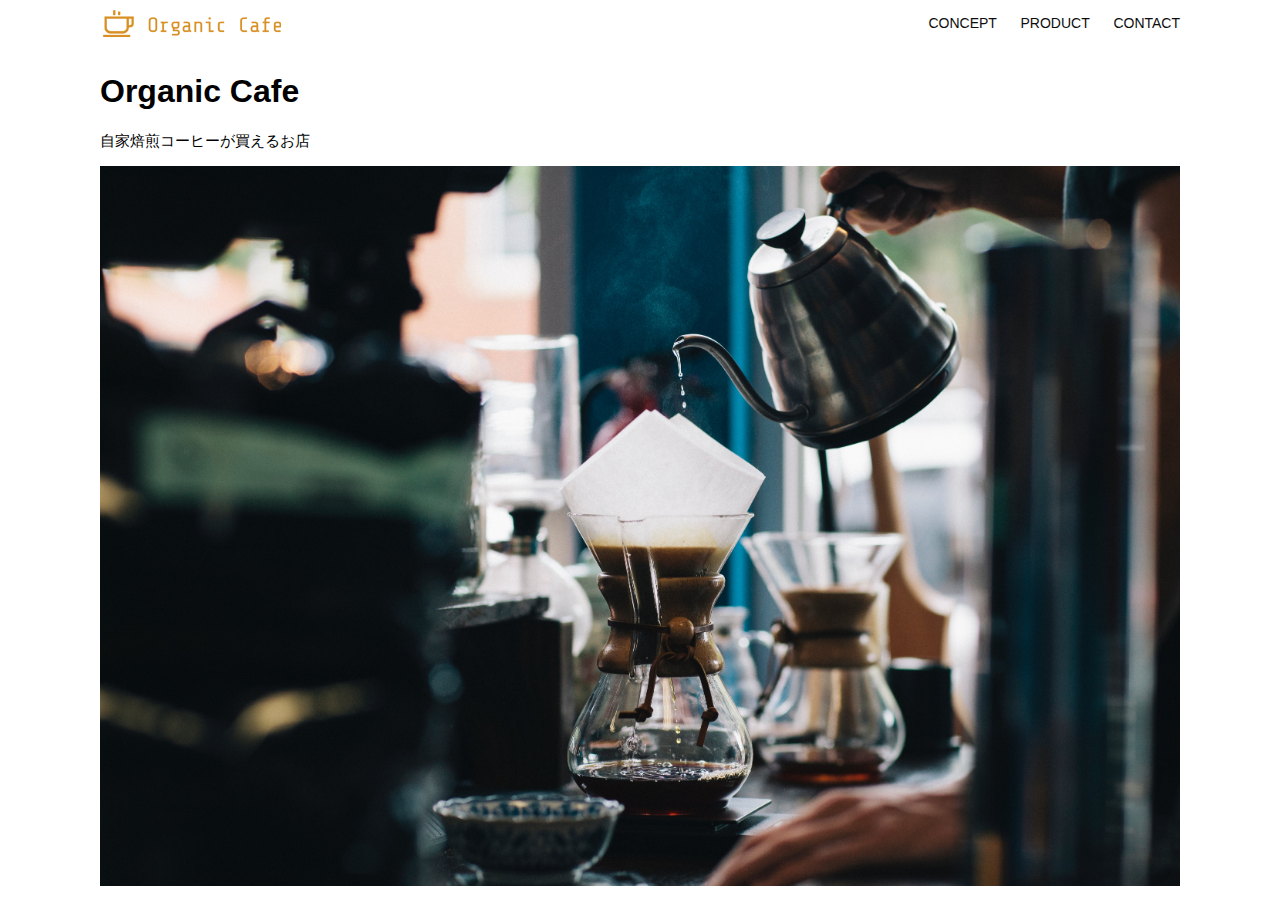
<file: html-css-kadai_013/index.html>
<!DOCTYPE html>
<html>
  <head>
    <title>Organic Cafe</title>
    <meta charset="UTF-8" />
    <meta name="description" content="自家焙煎のコーヒーがお家で楽しめるOrganic Cafe"/>
    <meta name="viewport" content="width=device-width, initial-scale=1.0" />
    <link rel="stylesheet" href="style.css" />
  </head>
  <body>
    <!-- ヘッダー -->
    <header>
      <!-- ロゴ -->
      <a href="index.html" id="logo"><img src="images/logo.png" alt="トップページに戻る"/></a>

      <!-- PC用ナビゲーション -->
      <nav id="nav-pc">
        <a href="index.html#concept">CONCEPT</a>
        <a href="index.html#product">PRODUCT</a>
        <a href="index.html#contact">CONTACT</a>
      </nav>

      <!-- SP用ナビゲーション -->
      <img id="menu-sp" src="images/button-menu.png" alt="ナビゲーションを開く" onclick="document.getElementById('nav-sp').style.display = 'block';">
      <nav id="nav-sp">
        <img id="close" src="images/button-close.png" alt="ナビゲーションを閉じる" onclick="document.getElementById('nav-sp').style.display = 'none';">
        <a id="logo-sp" href="index.html" onclick="document.getElementById('nav-sp').style.display = 'none';"><img src="images/logo-sp.png" alt="トップページに戻る"></a>
        <a class="menu" href="index.html#consept" onclick="document.getElementById('nav-sp').style.display = 'none';">CONSEPT</a>
        <a class="menu" href="index.html#product" onclick="document.getElementById('nav-sp').style.display = 'none';">PRODUCT</a>
        <a class="menu" href="index.html#contact" onclick="document.getElementById('nav-sp').style.display = 'none';">CONTACT</a>
      </nav> 
    </header>

    <main>
      <article>
        <!-- メインビジュアル -->
        <section id="main-visual">
          <div id="main-message">
            <h1>Organic Cafe</h1>
            <p>自家焙煎コーヒーが買えるお店</p>
          </div>
          <img src="images/main-image.jpg" alt="コーヒーをハンドドリップで淹れる画像"/>
        </section>
      </article>
    </main>
  </body>
</html>
</file>
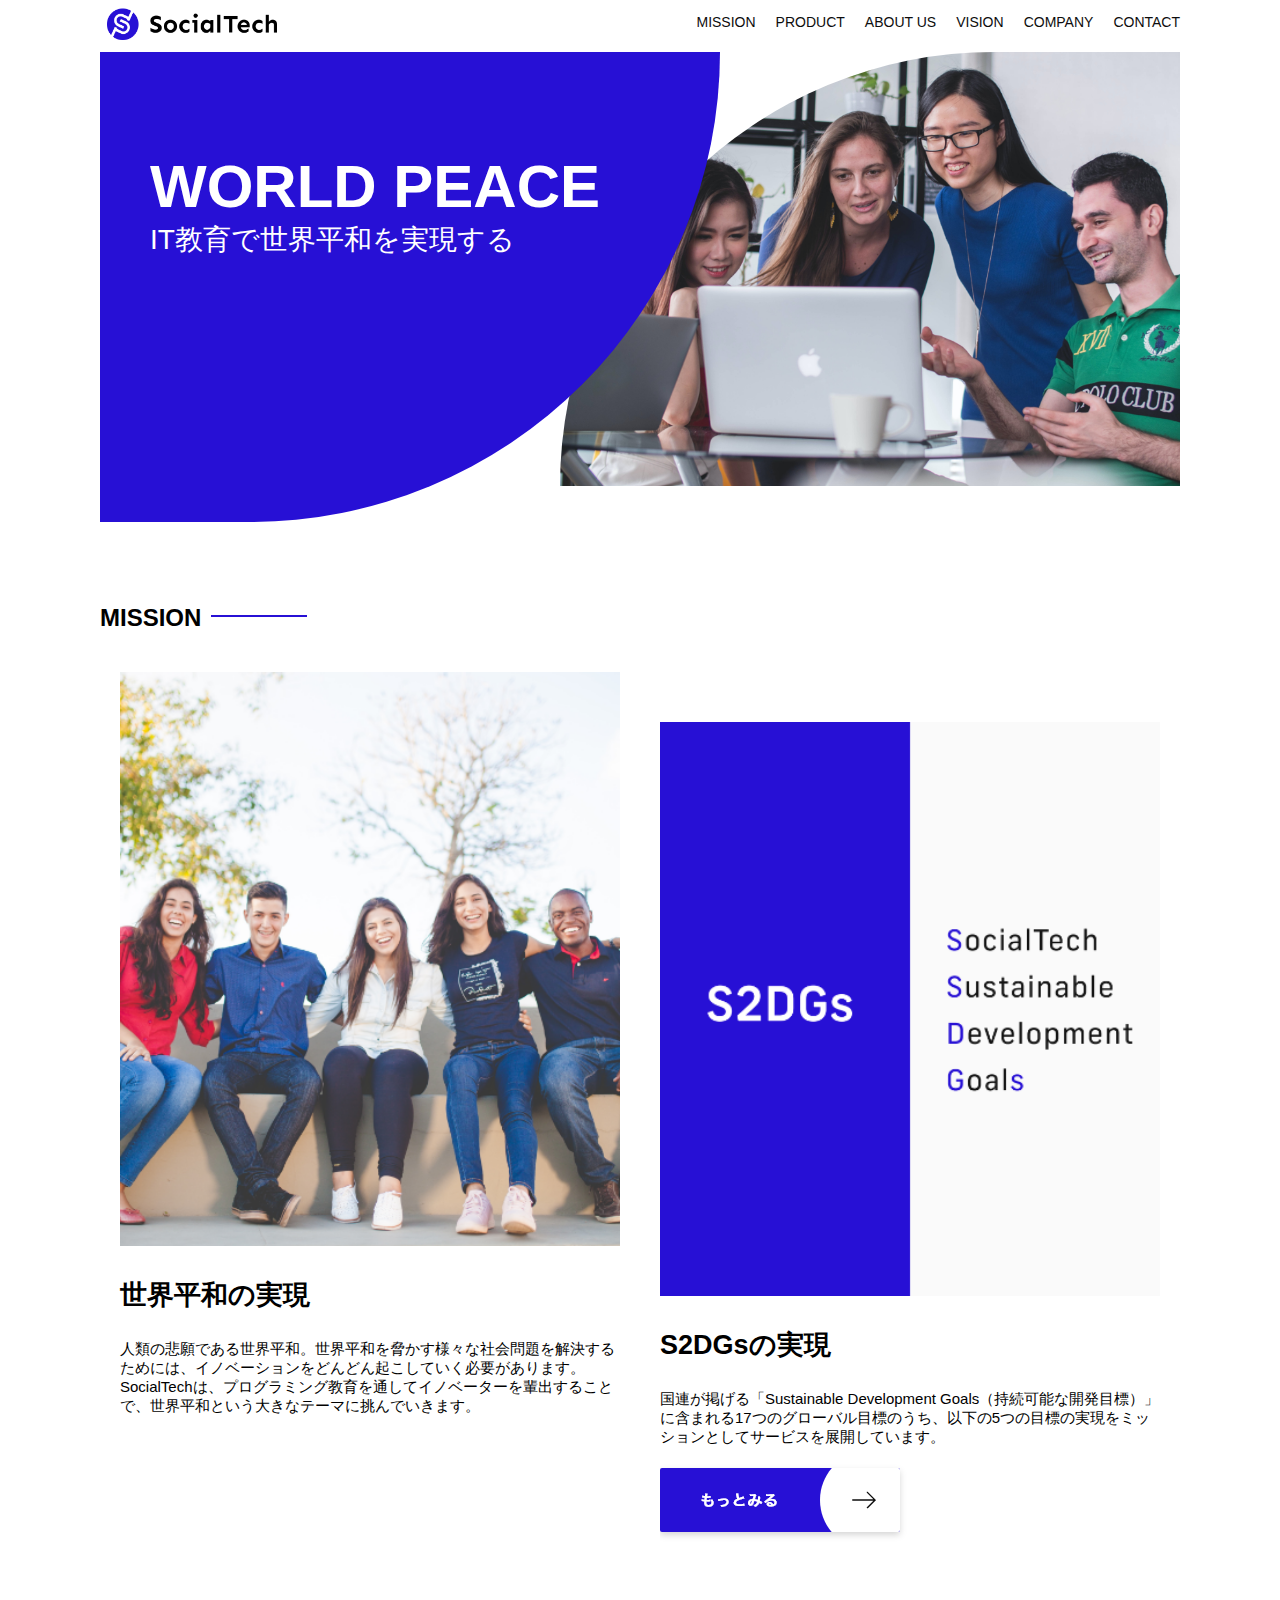
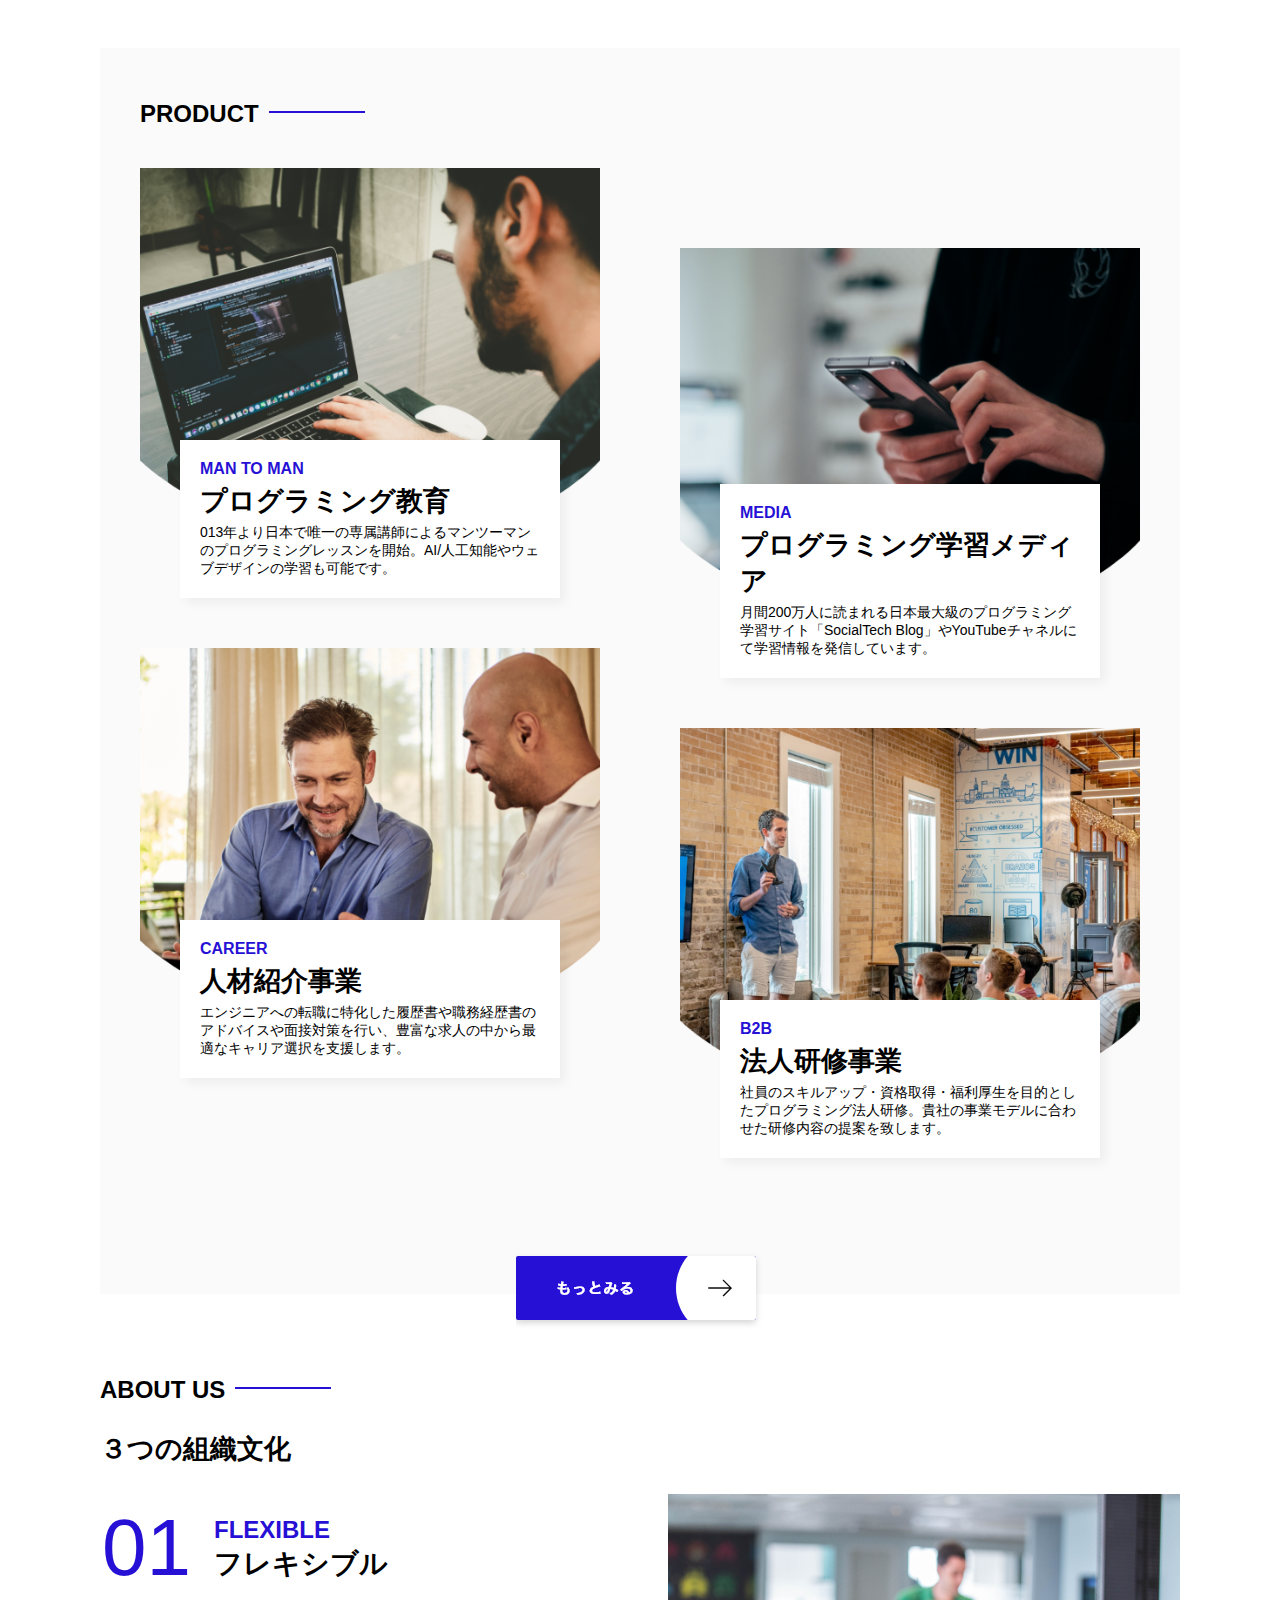
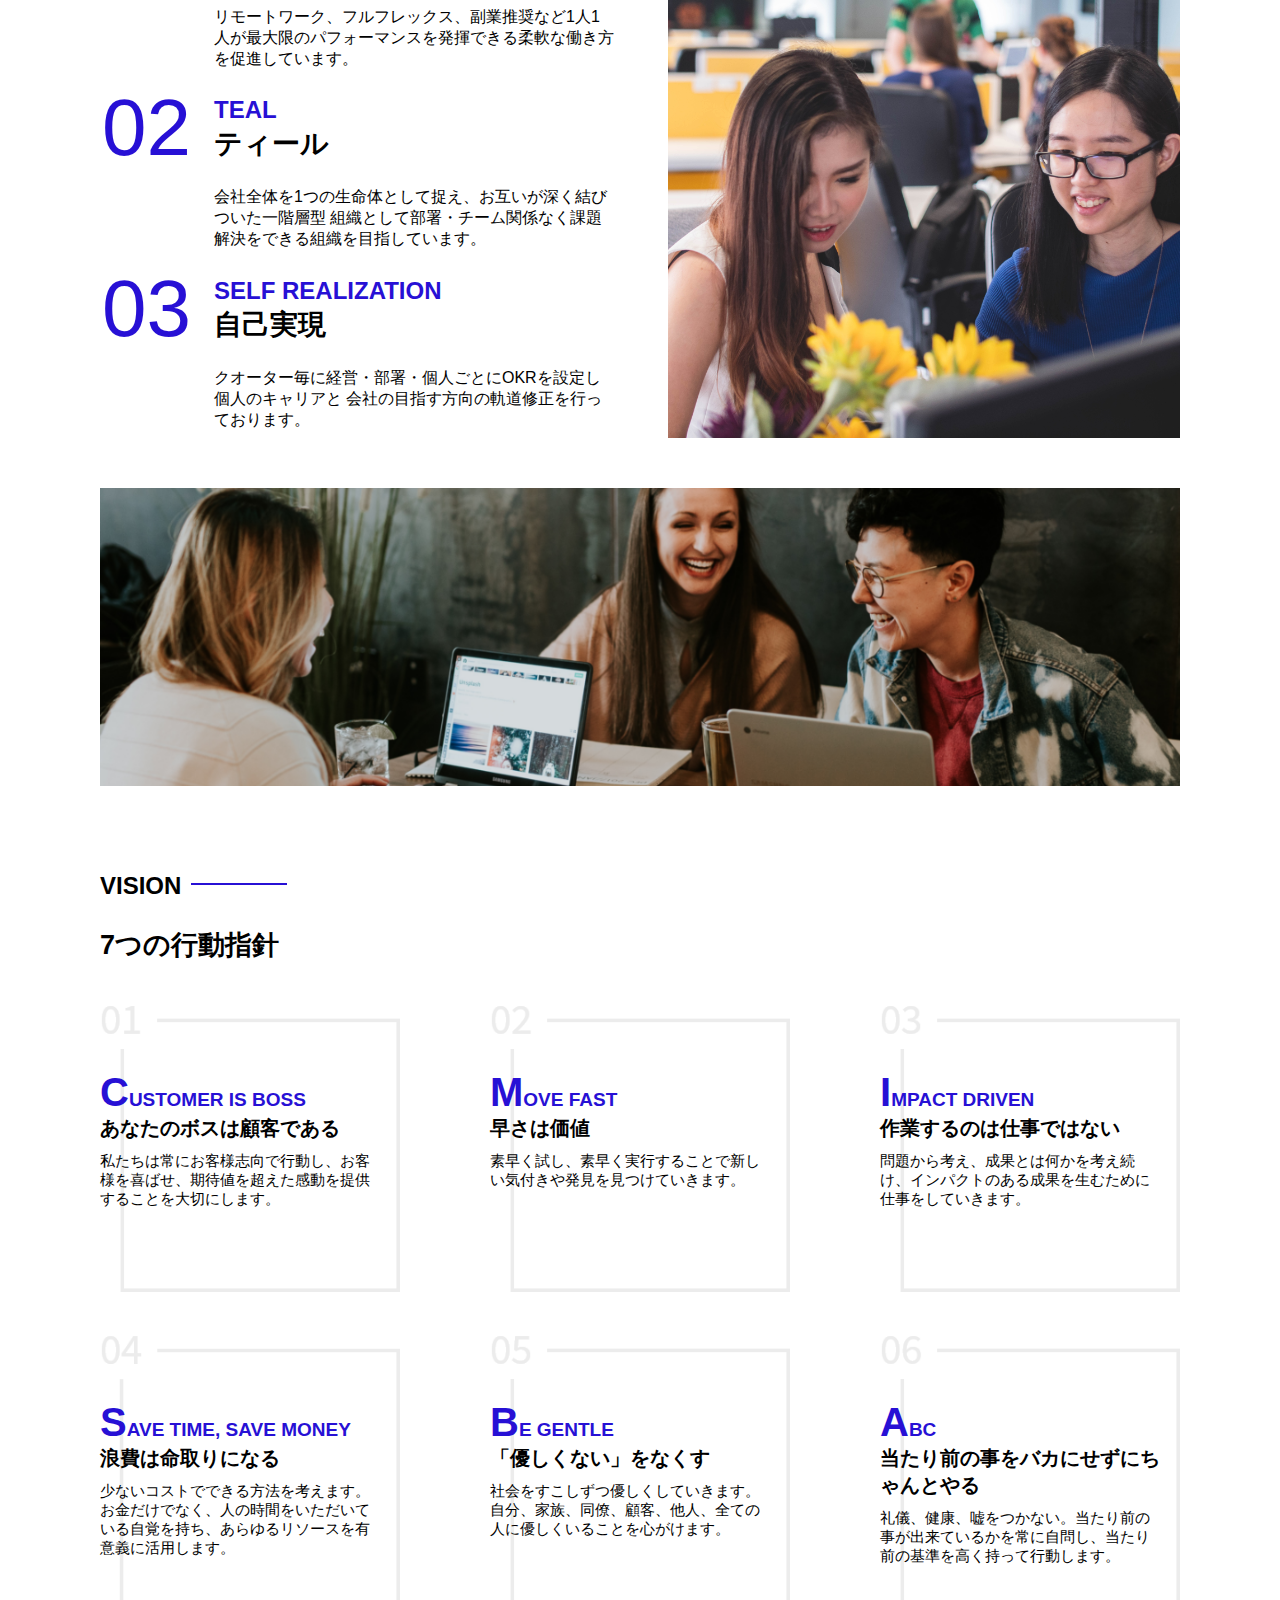
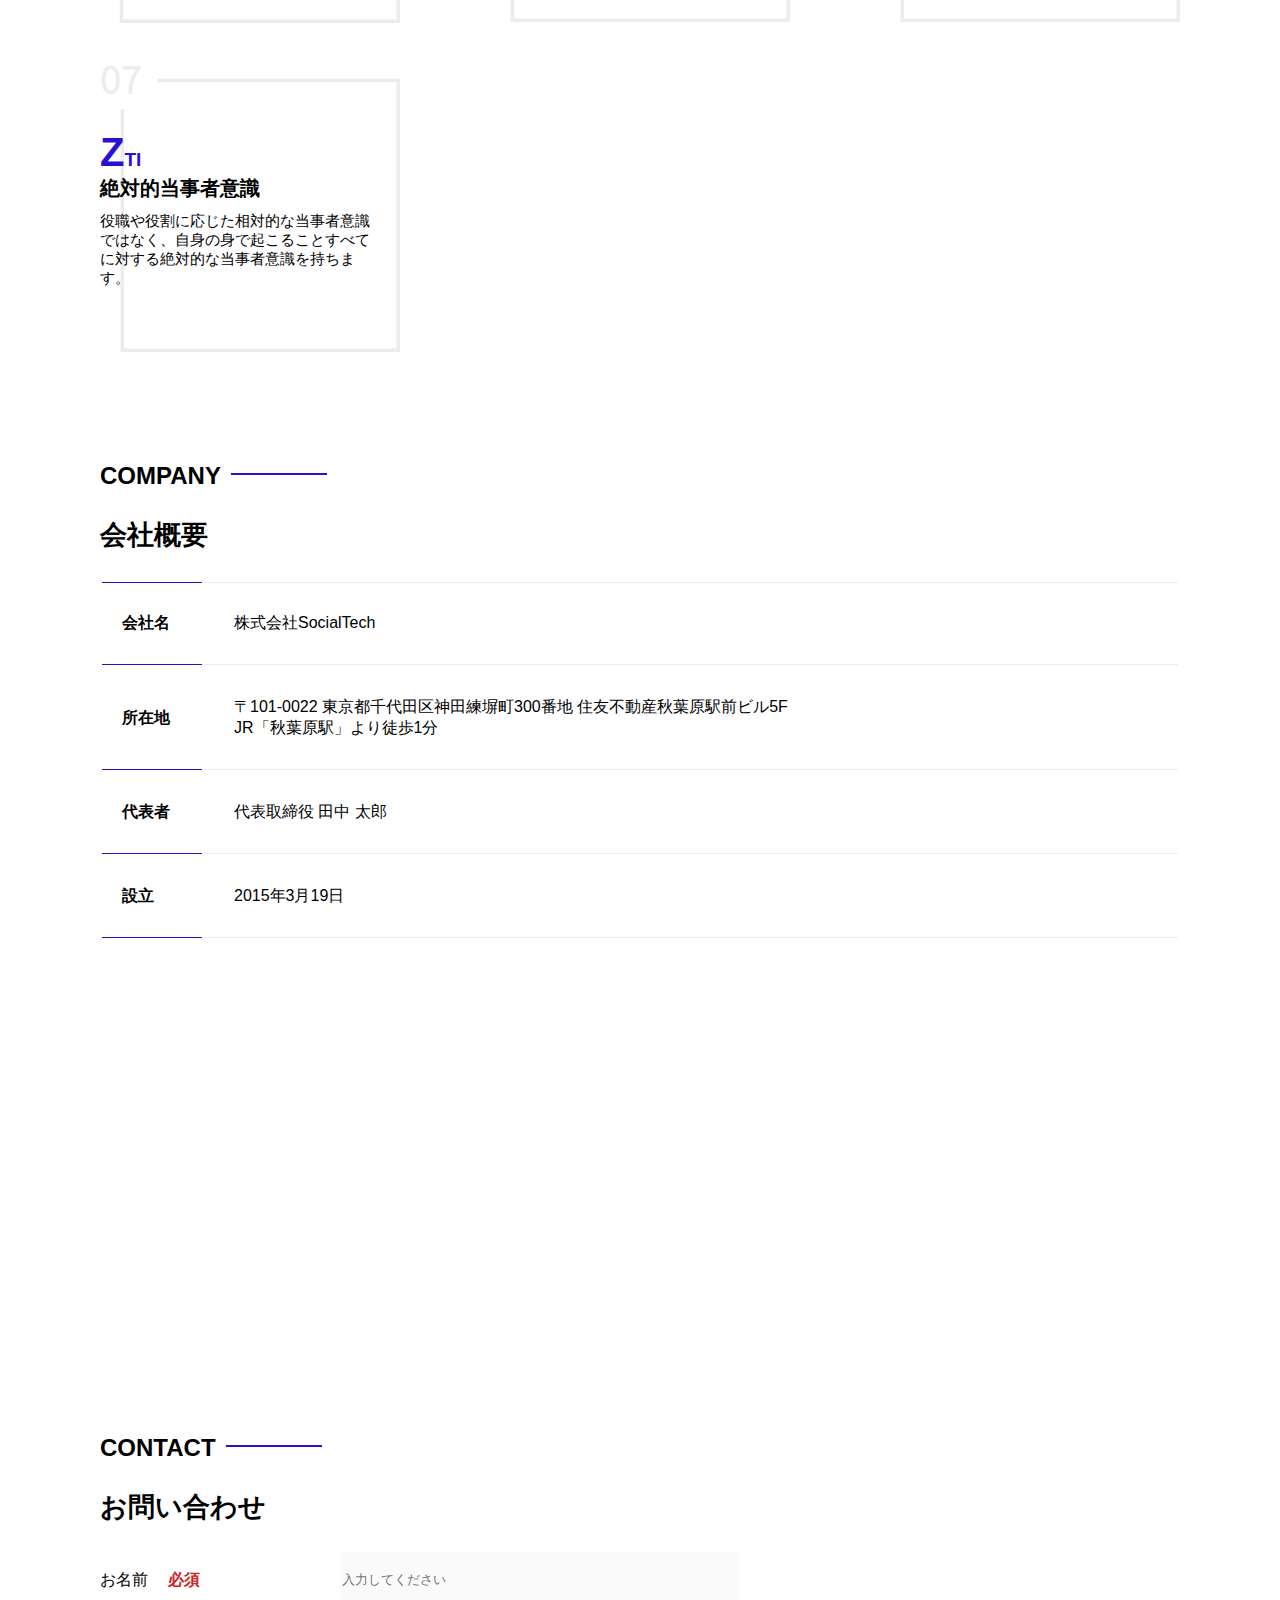
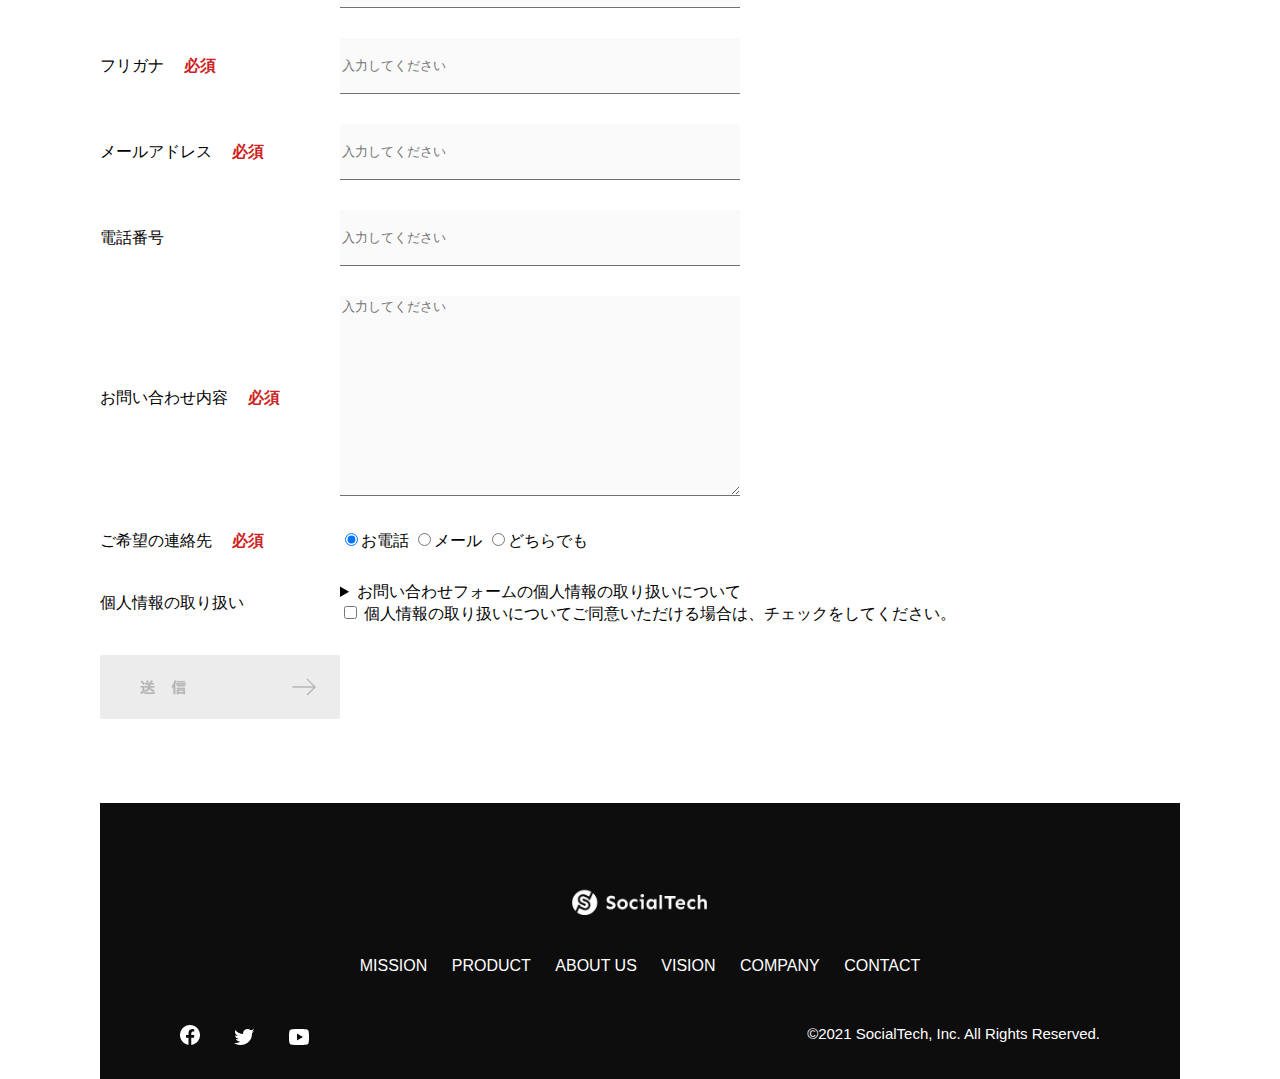
<file: kadai_tutorial_output/index.html>
<!DOCTYPE html>
<html>
  <head>
    <title>SocialTech</title>
    <meta charset="UTF-8">
    <meta name="description" content="SocialTechはEdTech業界のリーディングカンパニーを目指します。">
    <meta name="viewport" content="width=device-width, initial-scale=1.0">
    <link rel="stylesheet" href="style.css">
  </head>
  <body>
    <!-- ヘッダー -->
     <header>
      <a href="index.html" id="logo">
        <img src="images/logo.png" alt="トップページに戻る">
      </a>
      <!-- PC用ナビゲーション -->
      <nav id="nav-pc">
        <ul>
          <li><a href="mission.html">MISSION</a></li>
          <li><a href="product.html">PRODUCT</a></li>
          <li><a href="index.html#aboutus">ABOUT US</a></li>
          <li><a href="index.html#vision">VISION</a></li>
          <li><a href="index.html#company">COMPANY</a></li>
          <li><a href="index.html#contact">CONTACT</a></li>
        </ul>
      </nav>
      <!-- スマホ用メニューボタン -->
       <button id="menu-sp" onclick="document.getElementById('nav-sp').style.display = 'block'">
        <img src="images/button-menu.png" alt="ナビゲーションを開く"></button>
      
        <div id="nav-sp">
          <button id="close" onclick="document.getElementById('nav-sp').style.display = 'none'">
            <img src="images/button-close.png" alt="ナビゲーションを閉じる">
            </button>
            
            <nav>
            <ul>
            <li>
              <a id="logo-sp" href="index.html" onclick="document.getElementById('nav-sp').style.display = 'none'"><img src="images/logo-sp.png">
            </li>
            <li><a class="menu" href="mission.html" onclick="document.getElementById('nav-sp').style.display = 'none'">MISSION</a></li>
            <li><a class="menu" href="product.html" onclick="document.getElementById('nav-sp').style.display = 'none'">PRODUCT</a></li>
            <li><a class="menu" href="index.html#aboutus" onclick="document.getElementById('nav-sp').style.display = 'none'">ABOUT US</a></li>
            <li><a class="menu" href="index.html#vision" onclick="document.getElementById('nav-sp').style.display = 'none'">VISION</a></li>
            <li><a class="menu" href="index.html#company" onclick="document.getElementById('nav-sp').style.display = 'none'">COMPANY</a></li>
            <li><a class="menu" href="index.html#contact" onclick="document.getElementById('nav-sp').style.display = 'none'">CONTACT</a></li>
            </ul>
            </nav>
            <div id="sns">
            <a href="https://www.facebook.com/sejuku2013">
            <img src="images/button-facebook.png" alt="Facebookのリンク">
            </a>
            <a href="https://twitter.com/samuraijuku">
            <img src="images/button-twitter.png" alt="Twitterのリンク">
            </a>
            <a href="https://www.youtube.com/channel/UCCFOQO5aDK0xXam4cUQXT8g">
            <img src="images/button-youtube.png" alt="YouTubeのリンク">
            </a>
            </div>
            
        </div>
      
      </header>
     <main>
      <article>
        <!-- メインビジュアル -->
         <section id="main-visual">
          <div id="main-message">
            <h1>WORLD PEACE</h1>
            <p>IT教育で世界平和を実現する</p>
          </div>
          <img src="images/index/index-main.png" alt="PCの周りに集まる多国籍の仲間たち">
         </section>

         <!-- ミッション -->
          <section id="mission">
            <h2 class="index-h2">MISSION</h2>
            <div id="mission-flex">
              <div>
                <img id="mission-photo" src="images/index/index-mission.png" alt="屋外のベンチで写真を撮影する多国籍の仲間たち">
                <h3>世界平和の実現</h3>
                <p>
                  人類の悲願である世界平和。世界平和を脅かす様々な社会問題を解決するためには、イノベーションをどんどん起こしていく必要があります。SocialTechは、プログラミング教育を通してイノベーターを輩出することで、世界平和という大きなテーマに挑んでいきます。
                </p>
              </div>
              <div>
                <img id="s2dgs" src="images/index/s2dgs.png" alt="S2DGs">
                <h3>S2DGsの実現</h3>
                <p>
                  国連が掲げる「Sustainable Development Goals（持続可能な開発目標）」に含まれる17つのグローバル目標のうち、以下の5つの目標の実現をミッションとしてサービスを展開しています。
                </p>
                <a href="mission.html">
                  <img src="images/button-more.png" alt="もっとみる">
                </a>
              </div>
            </div>
          </section>
          
         <section id="product">
          <h2 class="index-h2">PRODUCT</h2>
          <div class="product-flex">
            <div id="product-left">
              <div>
                <img class="product-photo" src="images/index/index-mantoman.png" alt="PCでコードを書く男性">
                <div class="product-explain">
                  <span>MAN TO MAN</span>
                  <h3>プログラミング教育</h3>
                  <p>013年より日本で唯一の専属講師によるマンツーマンのプログラミングレッスンを開始。AI/人工知能やウェブデザインの学習も可能です。</p>
                </div>
              </div>
              <div>
                <img class="product-photo" src="images/index/index-career.png" alt="笑顔で話し合う2人の男性">
                <div class="product-explain">
                  <span>CAREER</span>
                  <h3>人材紹介事業</h3>
                  <p>エンジニアへの転職に特化した履歴書や職務経歴書のアドバイスや面接対策を行い、豊富な求人の中から最適なキャリア選択を支援します。</p>
                </div>
              </div>
            </div>
            <div id="product-right">
             <div>
              <img class="product-photo" src="images/index/index-media.png" alt="スマートフォンを操作する人">
              <div class="product-explain">
                <span>MEDIA</span>
                <h3>プログラミング学習メディア</h3>
                <p>月間200万人に読まれる日本最大級のプログラミング学習サイト「SocialTech Blog」やYouTubeチャネルにて学習情報を発信しています。</p>
              </div>
             </div>
            <div>
              <img class="product-photo" src="images/index/index-b2b.png" alt="講演中の男性とそれを聴く人々">
              <div class="product-explain">
                <span>B2B</span>
                <h3>法人研修事業</h3>
                <p>社員のスキルアップ・資格取得・福利厚生を目的としたプログラミング法人研修。貴社の事業モデルに合わせた研修内容の提案を致します。</p>
              </div>
            </div>
          </div>
        </div>
        <div id="product-more">
          <a href="product.html"><img src="images/button-more.png" alt="もっとみる"></a>
        </div>
         </section>

         <section id="aboutus">
          <h2 class="index-h2">ABOUT US</h2>
          <h3>３つの組織文化</h3>
          <div>
            <table class="culture-table">
              <tr>
                <td class="culture-num">01</td>
                <th><span class="culture-en">FLEXIBLE</span><br>フレキシブル</th>
              </tr>
              <tr>
                <td></td>
                <td class="culture-description">リモートワーク、フルフレックス、副業推奨など1人1人が最大限のパフォーマンスを発揮できる柔軟な働き方を促進しています。</td>
              </tr>
              <tr>
                <td class="culture-num">02</td>
                <th><span class="culture-en">TEAL</span><br>ティール</th>
              </tr>
              <tr>
                <td></td>
                <td class="culture-description">会社全体を1つの生命体として捉え、お互いが深く結びついた一階層型 組織として部署・チーム関係なく課題解決をできる組織を目指しています。</td>
              </tr>
              <td class="culture-num">03</td>
              <th><span class="culture-en">SELF REALIZATION</span><br>自己実現</th>
            </tr>
            <tr>
              <td></td>
              <td class="culture-description">クオーター毎に経営・部署・個人ごとにOKRを設定し個人のキャリアと 会社の目指す方向の軌道修正を行っております。</td>
            </tr>
            </table>
            <img class="culture-img" src="images/index/index-aboutus1.png" alt="">
          </div>
          <img class="culture-img2" src="images/index/index-aboutus2.png" alt="">
        </section>
        <section id="vision">
          <h2 class="index-h2">VISION</h2>
          <h3>7つの行動指針</h3>
          <div>
            <div class="vision-box">
              <img src="images/index/vision-01.png" alt="01">
              <div>
                <h4>CUSTOMER IS BOSS</h4>
                <h5>あなたのボスは顧客である</h5>
                <p>私たちは常にお客様志向で行動し、お客様を喜ばせ、期待値を超えた感動を提供することを大切にします。</p>
              </div>
            </div>
            <div class="vision-box">
              <img src="images/index/vision-02.png" alt="02">
              <div>
                <h4>MOVE FAST</h4>
                <h5>早さは価値</h5>
                <p>素早く試し、素早く実行することで新しい気付きや発見を見つけていきます。</p>
              </div>
            </div>
            <div class="vision-box">
              <img src="images/index/vision-03.png" alt="03">
              <div>
                <h4>IMPACT DRIVEN</h4>
                <h5>作業するのは仕事ではない</h5>
                <p>問題から考え、成果とは何かを考え続け、インパクトのある成果を生むために仕事をしていきます。</p>
              </div>
            </div>
            <div class="vision-box">
              <img src="images/index/vision-04.png" alt="04">
              <div>
                <h4>SAVE TIME, SAVE MONEY</h4>
                <h5>浪費は命取りになる</h5>
                <p>少ないコストでできる方法を考えます。お金だけでなく、人の時間をいただいている自覚を持ち、あらゆるリソースを有意義に活用します。</p>
              </div>
            </div>
            <div class="vision-box">
              <img src="images/index/vision-05.png" alt="05">
              <div>
                <h4>BE GENTLE</h4>
                <h5>「優しくない」をなくす</h5>
                <p>社会をすこしずつ優しくしていきます。自分、家族、同僚、顧客、他人、全ての人に優しくいることを心がけます。</p>
              </div>
            </div>
            <div class="vision-box">
              <img src="images/index/vision-06.png" alt="06">
              <div>
                <h4>ABC</h4>
                <h5>当たり前の事をバカにせずにちゃんとやる</h5>
                <p>礼儀、健康、嘘をつかない。当たり前の事が出来ているかを常に自問し、当たり前の基準を高く持って行動します。</p>
              </div>
            </div>
            <div class="vision-box">
              <img src="images/index/vision-07.png" alt="07">
              <div>
                <h4>ZTI</h4>
                <h5>絶対的当事者意識</h5>
                <p>役職や役割に応じた相対的な当事者意識ではなく、自身の身で起こることすべてに対する絶対的な当事者意識を持ちます。</p>
              </div>
            </div>
          </div>
        </section>
        <section id="company">
          <h2 class="index-h2">COMPANY</h2>
          <h3>会社概要</h3>
          <table id="company-table">
            <tr>
              <th class="tableheader tableheader-first">会社名</th>
              <td class="cell cell-first">株式会社SocialTech</td>
            </tr>
            <tr>
              <th class="tableheader">所在地</th>
              <td class="cell">〒101-0022 東京都千代田区神田練塀町300番地 住友不動産秋葉原駅前ビル5F<br>JR「秋葉原駅」より徒歩1分</td>
            </tr>
            <tr>
              <th class="tableheader">代表者</th>
              <td class="cell">代表取締役 田中 太郎</td>
            </tr>
            <tr>
              <th class="tableheader">設立</th>
              <td class="cell">2015年3月19日</td>
            </tr>
          </table>
          <iframe src="https://www.google.com/maps/embed?pb=!1m18!1m12!1m3!1d12960.241646101445!2d139.76443463125236!3d35.70013096312196!2m3!1f0!2f0!3f0!3m2!1i1024!2i768!4f13.1!3m3!1m2!1s0x60188ea7ba1a054d%3A0x81605e8b12064e47!2z44CSMTAxLTAwMjIg5p2x5Lqs6YO95Y2D5Luj55Sw5Yy656We55Sw57e05aGA55S6MzAw55Wq5Zyw!5e0!3m2!1sja!2sjp!4v1722803769373!5m2!1sja!2sjp" style="border:0;" allowfullscreen="" loading="lazy"></iframe>
        </section>
        <section id="contact">
          <h2 class="index-h2">CONTACT</h2>
          <h3>お問い合わせ</h3>
          <form>
            <div>
              <div class="contact-heading">
                <label class="contact-label">お名前<span class="contact-span">必須</span></label>
              </div>
              <div>
                <input type="text" name="name" placeholder="入力してください" class="contact-textbox">
              </div>
            </div>
            <div>
              <div class="contact-heading">
                <label class="contact-label">フリガナ<span class="contact-span">必須</span></label>
              </div>
              <div>
                <input type="text" name="hurigana" placeholder="入力してください" class="contact-textbox">
              </div>
            </div>
            <div>
              <div class="contact-heading">
                <label class="contact-label">メールアドレス<span class="contact-span">必須</span></label>
              </div>
              <div>
                <input type="text" name="email" placeholder="入力してください" class="contact-textbox">
              </div>
            </div>
            <div>
              <div class="contact-heading">
                <label class="contact-label">電話番号</label>
              </div>
              <div>
                <input type="text" name="tel" placeholder="入力してください" class="contact-textbox">
              </div>
            </div>
            <div>
              <div class="contact-heading">
                <label class="contact-label">お問い合わせ内容<span class="contact-span">必須</span></label>
              </div>
              <div>
                <textarea class="contact-textarea" placeholder="入力してください" name="message"></textarea>
              </div>
            </div>
            <div>
              <div class="contact-heading">
                <label class="contact-label">ご希望の連絡先<span class="contact-span">必須</span></label>
              </div>
              <div>
                <input class="radiobutton" type="radio" value="tel" name="contact" checked><label>お電話</label>
                <input class="radiobutton" type="radio" value="email" name="contact"><label>メール</label>
                <input class="radiobutton" type="radio" value="both" name="contact"><label>どちらでも</label>
              </div>
            </div>
            <div>
              <div class="contact-heading">
                <label class="contact-label">個人情報の取り扱い</label>
              </div>
            <div>
              <details>
              <summary>お問い合わせフォームの個人情報の取り扱いについて</summary>
            <div>
              <dl>
                <dt>１．組織の名称又は氏名</dt>
                <dd>株式会社SocialTech</dd>
                <dt>２．個人情報保護管理者（若しくはその代理人）の氏名又は職名、所属及び連絡先</dt>
                <dd>
                  <p>鈴木 一郎 コーポレート部</p>
                  <p>メールアドレス：samurai@example.com</p>
                  <p>TEL：03-1234-5678</p>
                </dd>
                <dt>３．個人情報の利用目的</dt>
                <dd>
                  <ul>
                    <li>本サービス及び本サービスに関連する情報の提供又はそれらに関する連絡のため</li>
                    <li>ユーザーの本人確認のため</li>
                    <li>当社サービスのご案内のため</li>
                    <li>当社の商品等の広告または宣伝（電子メールによるものを含むものとします。）</li>
                  </ul>
                </dd>
                <dt>４．個人情報の取り扱い業務の委託</dt>
                <dd>個人情報の取扱業務の全部または一部を外部に業務委託する場合があります。その際、弊社は、個人情報を適切に保護できる管理体制を敷き実行していることを条件として委託先を厳選したうえで、機密保持契約を委託先と締結し、お客様の個人情報を厳密に管理させます。</dd>
                <dd>
                  <p>株式会社SocialTech　個人情報問合せ窓口</p>
                  <p>〒150-0043　東京都千代田区神田練塀町300番地 住友不動産秋葉原駅前ビル5F</p>
                  <p>メールアドレス：samurai@example.com　TEL：03-1234-5678</p>
                </dd>
                <dt>６．個人情報を提供されることの任意性について</dt>
                <dd>お客様がご自身の個人情報を弊社に提供されるか否かは、お客様のご判断によりますが、もしご提供されない場合には、適切なサービスが提供できない場合がありますので予めご了承ください。</dd>
              </dl>
            </div>
          </details>
          <input type="checkbox" name="agree">
          <span>個人情報の取り扱いについてご同意いただける場合は、チェックをしてください。</span>
           </div>
          </div>
          <input type="image" src="images/button-submit.png" alt="送信する">
          </form>
        </section>
      </article>
     </main>
     <footer>
      <div id="footer-logo">
        <img src="images/logo-sp.png" alt="SocialTech">
      </div>
      <div id="footer-link">
        <a href="mission.html">MISSION</a>
        <a href="product.html">PRODUCT</a>
        <a href="index.html#aboutsu">ABOUT US</a>
        <a href="index.html#vision">VISION</a>
        <a href="index.html#company">COMPANY</a>
        <a href="index.html#contact">CONTACT</a>
      </div>
      <div id="sns-footer">
        <div class="sns-btns">
          <a href="https://www.facebook.com/sejuku2013"><img src="images/button-facebook.png" alt="Facebookのリンク"></a>
          <a href="https://twitter.com/samuraijuku"><img src="images/button-twitter.png" alt="Twitterのリンク"></a>
          <a href="https://www.youtube.com/channel/UCCFOQO5aDK0xXam4cUQXT8g"><img src="images/button-youtube.png" alt="YouTubeのリンク"></a>
        </div>
        <p id="copyright">&copy;2021 SocialTech, Inc. All Rights Reserved.</p>
      </div>
     </footer>
  </body>
</html>
</file>
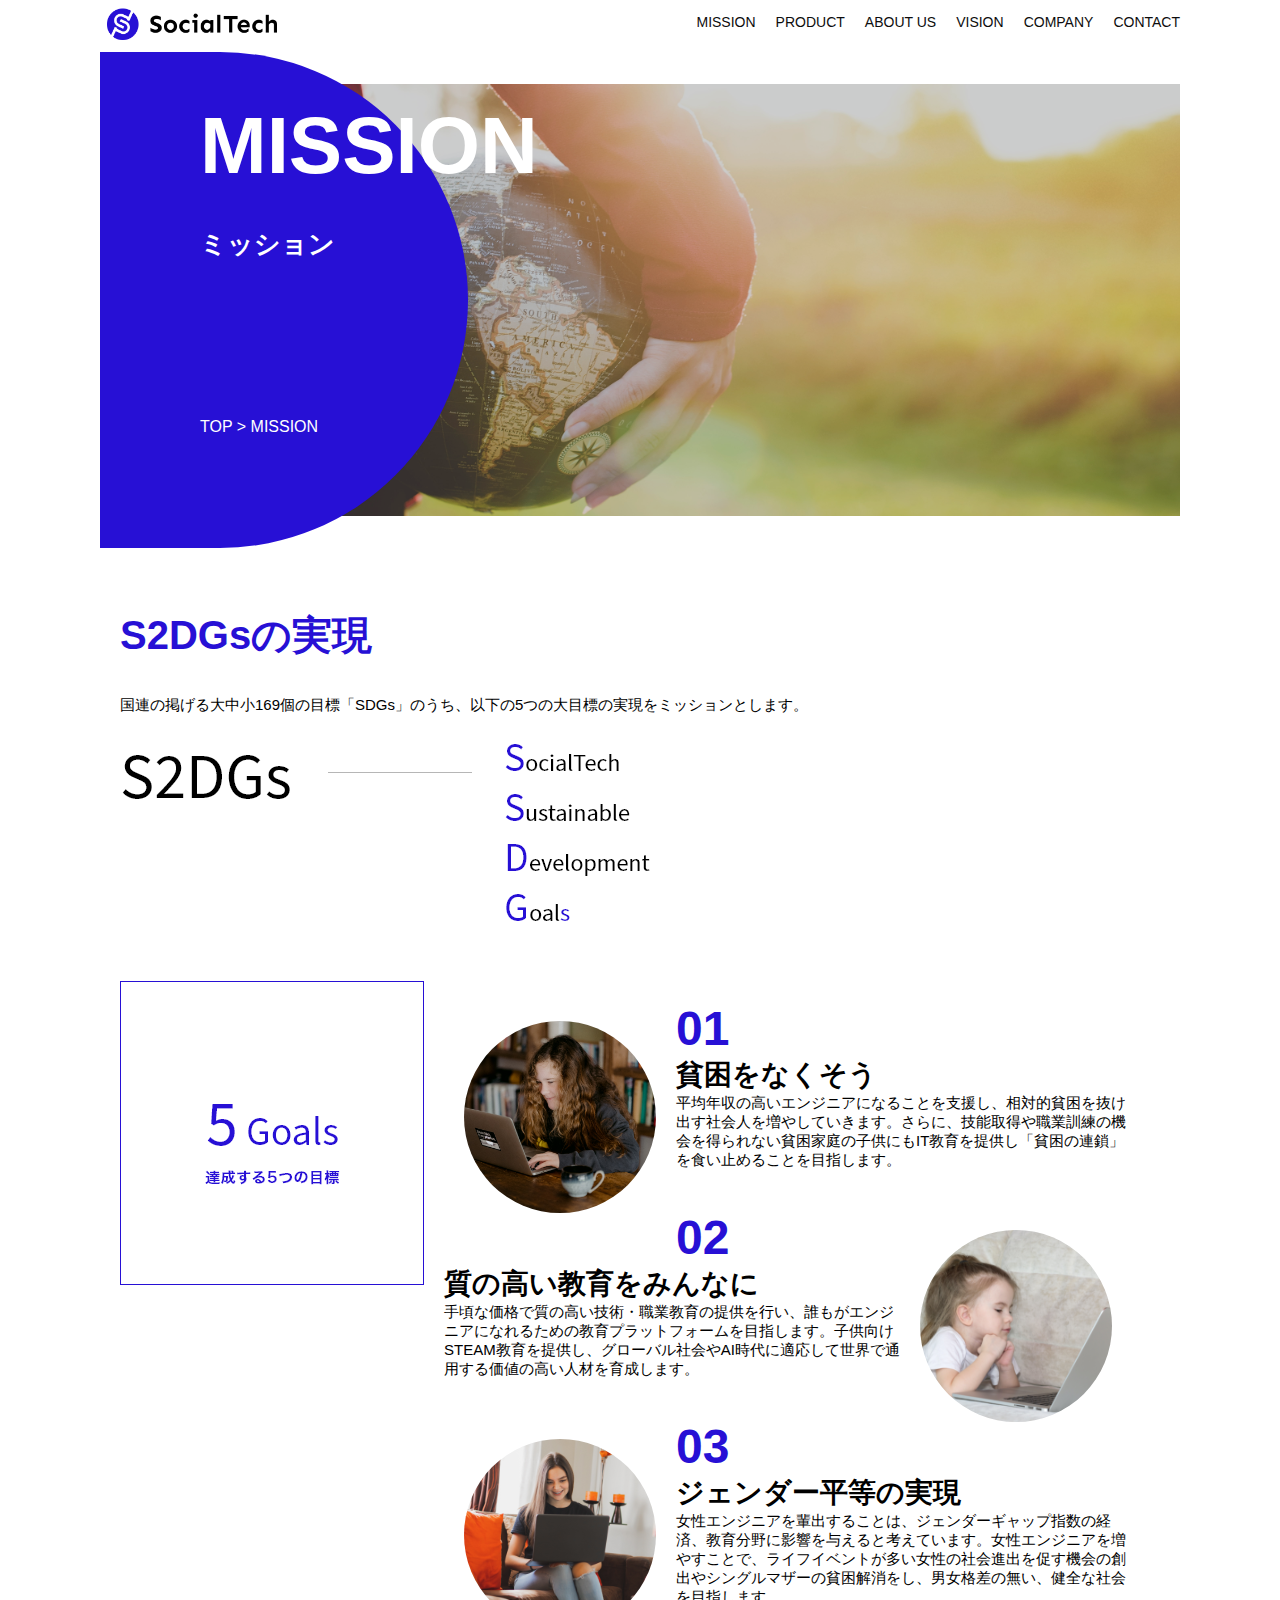
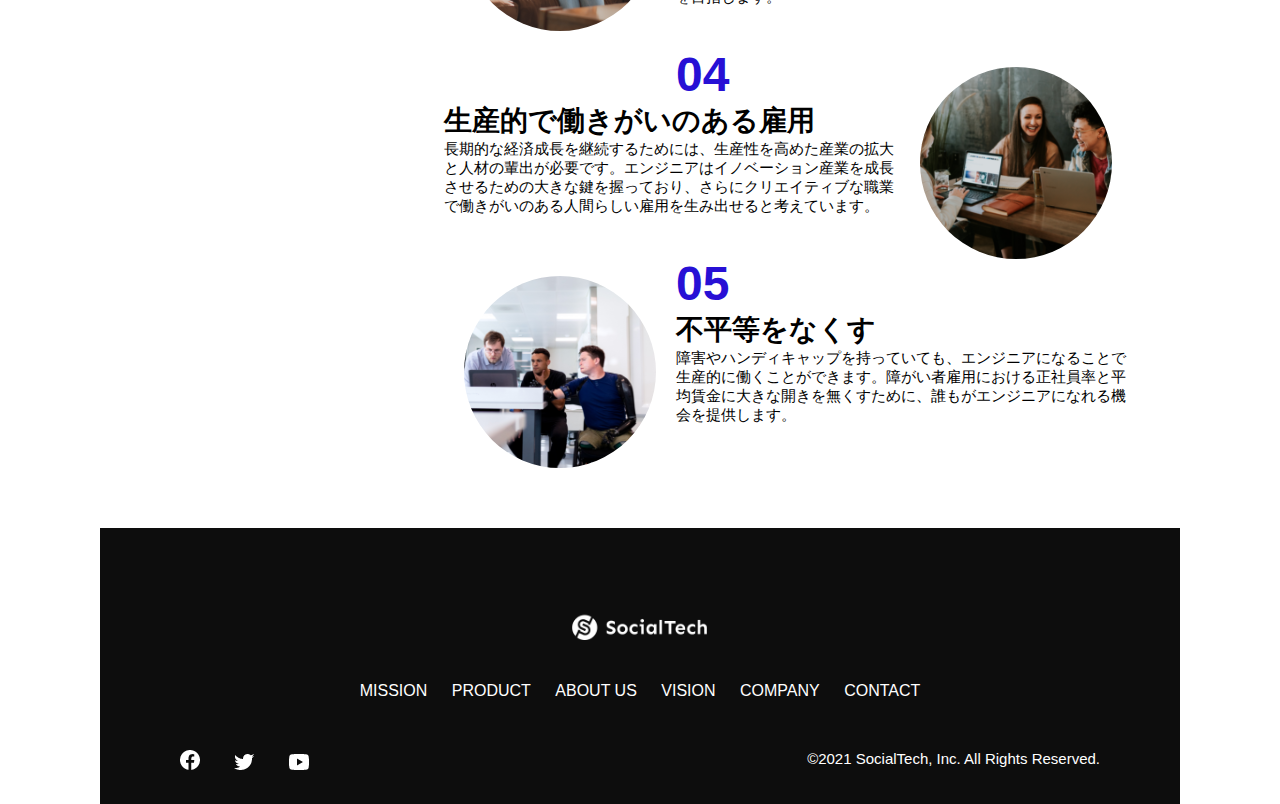
<file: kadai_tutorial_output/mission.html>
<!DOCTYPE html>
<html>
  <head>
    <title>SocialTech - MISSION ミッション -</title>
    <meta charset="UTF-8">
    <meta name="description" content="SocialTechが目指す5つの目標（S2DGs）を紹介します">
    <meta name="viewport" content="width=device-width, initial-scale=1.0">
    <link rel="stylesheet" href="style.css">
  </head>
  <body>
    <!-- ヘッダー -->
     <header>
      <a href="index.html" id="logo">
        <img src="images/logo.png" alt="トップページに戻る">
      </a>
      <!-- PC用ナビゲーション -->
      <nav id="nav-pc">
        <ul>
          <li><a href="mission.html">MISSION</a></li>
          <li><a href="product.html">PRODUCT</a></li>
          <li><a href="index.html#aboutus">ABOUT US</a></li>
          <li><a href="index.html#vision">VISION</a></li>
          <li><a href="index.html#company">COMPANY</a></li>
          <li><a href="index.html#contact">CONTACT</a></li>
        </ul>
      </nav>
      <!-- スマホ用メニューボタン -->
       <button id="menu-sp" onclick="document.getElementById('nav-sp').style.display = 'block'">
        <img src="images/button-menu.png" alt="ナビゲーションを開く"></button>
      
        <div id="nav-sp">
          <button id="close" onclick="document.getElementById('nav-sp').style.display = 'none'">
            <img src="images/button-close.png" alt="ナビゲーションを閉じる">
            </button>
            
            <nav>
            <ul>
            <li>
              <a id="logo-sp" href="index.html" onclick="document.getElementById('nav-sp').style.display = 'none'"><img src="images/logo-sp.png">
            </li>
            <li><a class="menu" href="mission.html" onclick="document.getElementById('nav-sp').style.display = 'none'">MISSION</a></li>
            <li><a class="menu" href="product.html" onclick="document.getElementById('nav-sp').style.display = 'none'">PRODUCT</a></li>
            <li><a class="menu" href="index.html#aboutus" onclick="document.getElementById('nav-sp').style.display = 'none'">ABOUT US</a></li>
            <li><a class="menu" href="index.html#vision" onclick="document.getElementById('nav-sp').style.display = 'none'">VISION</a></li>
            <li><a class="menu" href="index.html#company" onclick="document.getElementById('nav-sp').style.display = 'none'">COMPANY</a></li>
            <li><a class="menu" href="index.html#contact" onclick="document.getElementById('nav-sp').style.display = 'none'">CONTACT</a></li>
            </ul>
            </nav>
            <div id="sns">
            <a href="https://www.facebook.com/sejuku2013">
            <img src="images/button-facebook.png" alt="Facebookのリンク">
            </a>
            <a href="https://twitter.com/samuraijuku">
            <img src="images/button-twitter.png" alt="Twitterのリンク">
            </a>
            <a href="https://www.youtube.com/channel/UCCFOQO5aDK0xXam4cUQXT8g">
            <img src="images/button-youtube.png" alt="YouTubeのリンク">
            </a>
            </div>
        </div>
      </header>
     <main>
      <article>
        <section id="mission-main">
          <div class="mission-main-inner">
            <div id="mission-title">
              <h1>MISSION<br><span>ミッション</span></h1>
              <p>TOP > MISSION</p>
            </div>
          </div>
        </section>
        <section id="mission-s2dgs">
          <h2 class="mission-h2">S2DGsの実現</h2>
          <p>国連の掲げる大中小169個の目標「SDGs」のうち、以下の5つの大目標の実現をミッションとします。</p>
          <img src="images/mission/mission-s2dgs.png" alt="S2DGs">
        </section>
        <section id="mission-five-goals">
          <div class="five-goal-image">
            <img src="images/mission/mission-5goals.png" alt="5Goals">
          </div>
          <div class="five-goals-read">
            <div>
              <img class="fivegoals-image-left" src="images/mission/mission-5goals01.png" alt="PCを操作する女の子">
              <span class="fivegoals-number">01</span>
              <h3 class="fivegoals-h3">貧困をなくそう</h3>
              <p class="fivegoals-p">平均年収の高いエンジニアになることを支援し、相対的貧困を抜け出す社会人を増やしていきます。さらに、技能取得や職業訓練の機会を得られない貧困家庭の子供にもIT教育を提供し「貧困の連鎖」を食い止めることを目指します。</p>
            </div>
            <div>
              <img class="fivegoals-image-right" src="images/mission/mission-5goals02.png" alt="PCを見つめる小さい女の子">
              <span class="fivegoals-number">02</span>
              <h3 class="fivegoals-h3">質の高い教育をみんなに</h3>
              <p class="fivegoals-p">手頃な価格で質の高い技術・職業教育の提供を行い、誰もがエンジニアになれるための教育プラットフォームを目指します。子供向けSTEAM教育を提供し、グローバル社会やAI時代に適応して世界で通用する価値の高い人材を育成します。</p>
            </div>
            <div>
              <img class="fivegoals-image-left" src="images/mission/mission-5goals03.png" alt="PCを操作する女性">
              <span class="fivegoals-number">03</span>
              <h3 class="fivegoals-h3">ジェンダー平等の実現</h3>
              <p class="fivegoals-p">女性エンジニアを輩出することは、ジェンダーギャップ指数の経済、教育分野に影響を与えると考えています。女性エンジニアを増やすことで、ライフイベントが多い女性の社会進出を促す機会の創出やシングルマザーの貧困解消をし、男女格差の無い、健全な社会を目指します。</p>
            </div>
            <div>
              <img class="fivegoals-image-right" src="images/mission/mission-5goals04.png" alt="笑顔で話し合う3人の男女">
              <span class="fivegoals-number">04</span>
              <h3 class="fivegoals-h3">生産的で働きがいのある雇用</h3>
              <p class="fivegoals-p">長期的な経済成長を継続するためには、生産性を高めた産業の拡大と人材の輩出が必要です。エンジニアはイノベーション産業を成長させるための大きな鍵を握っており、さらにクリエイティブな職業で働きがいのある人間らしい雇用を生み出せると考えています。</p>
            </div>
            <div>
              <img class="fivegoals-image-left" src="images/mission/mission-5goals05.png" alt="障害を持つ男性が生き生きと働く様子">
              <span class="fivegoals-number">05</span>
              <h3 class="fivegoals-h3">不平等をなくす</h3>
              <p class="fivegoals-p">障害やハンディキャップを持っていても、エンジニアになることで生産的に働くことができます。障がい者雇用における正社員率と平均賃金に大きな開きを無くすために、誰もがエンジニアになれる機会を提供します。</p>
            </div>
          </div>
        </section>
      </article>
     </main>
     <footer>
      <div id="footer-logo">
        <img src="images/logo-sp.png" alt="SocialTech">
      </div>
      <div id="footer-link">
        <a href="mission.html">MISSION</a>
        <a href="product.html">PRODUCT</a>
        <a href="index.html#aboutsu">ABOUT US</a>
        <a href="index.html#vision">VISION</a>
        <a href="index.html#company">COMPANY</a>
        <a href="index.html#contact">CONTACT</a>
      </div>
      <div id="sns-footer">
        <div class="sns-btns">
          <a href="https://www.facebook.com/sejuku2013"><img src="images/button-facebook.png" alt="Facebookのリンク"></a>
          <a href="https://twitter.com/samuraijuku"><img src="images/button-twitter.png" alt="Twitterのリンク"></a>
          <a href="https://www.youtube.com/channel/UCCFOQO5aDK0xXam4cUQXT8g"><img src="images/button-youtube.png" alt="YouTubeのリンク"></a>
        </div>
        <p id="copyright">&copy;2021 SocialTech, Inc. All Rights Reserved.</p>
      </div>
     </footer>
  </body>
</html>
</file>
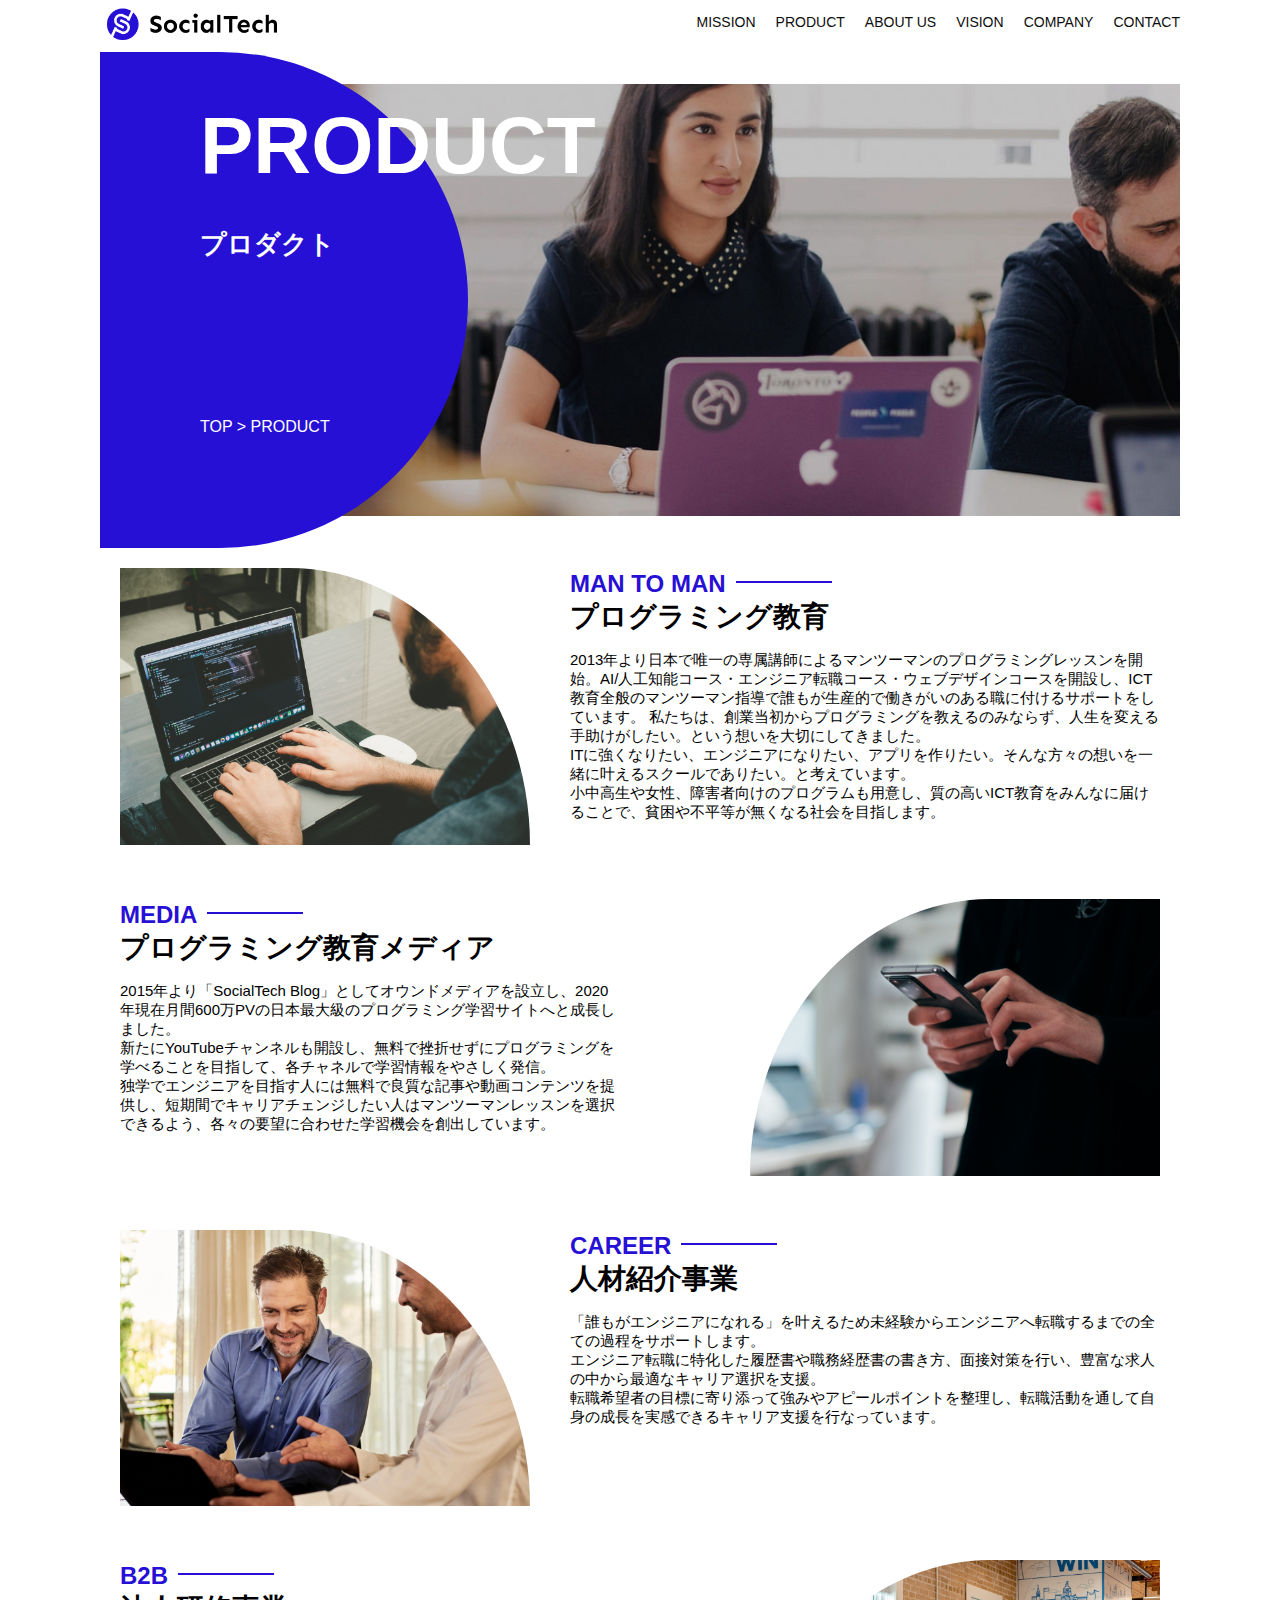
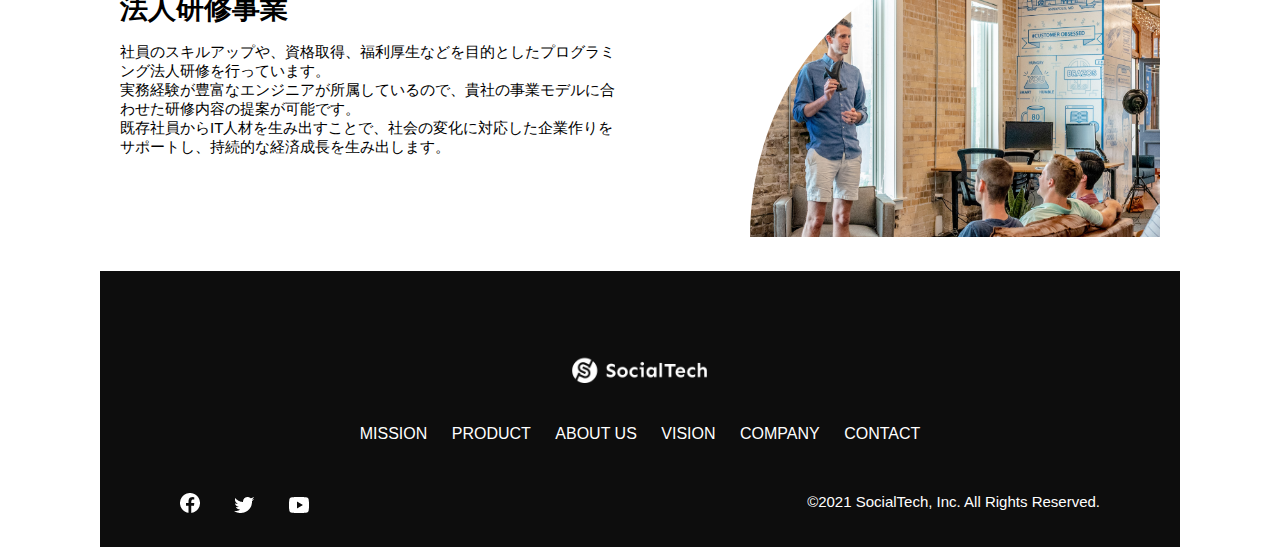
<file: kadai_tutorial_output/product.html>
<!DOCTYPE html>
<html>
  <head>
    <title>SocialTech -PRODUCT プロダクト-</title>
    <meta charset="UTF-8">
    <meta name="description" content="SocialTechの4つのプロダクトを紹介します">
    <meta name="viewport" content="width=device-width, initial-scale=1.0">
    <link rel="stylesheet" href="style.css">
  </head>
  <body>
    <!-- ヘッダー -->
     <header>
      <a href="index.html" id="logo">
        <img src="images/logo.png" alt="トップページに戻る">
      </a>
      <!-- PC用ナビゲーション -->
      <nav id="nav-pc">
        <ul>
          <li><a href="mission.html">MISSION</a></li>
          <li><a href="product.html">PRODUCT</a></li>
          <li><a href="index.html#aboutus">ABOUT US</a></li>
          <li><a href="index.html#vision">VISION</a></li>
          <li><a href="index.html#company">COMPANY</a></li>
          <li><a href="index.html#contact">CONTACT</a></li>
        </ul>
      </nav>
      <!-- スマホ用メニューボタン -->
       <button id="menu-sp" onclick="document.getElementById('nav-sp').style.display = 'block'">
        <img src="images/button-menu.png" alt="ナビゲーションを開く"></button>
      
        <div id="nav-sp">
          <button id="close" onclick="document.getElementById('nav-sp').style.display = 'none'">
            <img src="images/button-close.png" alt="ナビゲーションを閉じる">
            </button>
            
            <nav>
            <ul>
            <li>
              <a id="logo-sp" href="index.html" onclick="document.getElementById('nav-sp').style.display = 'none'"><img src="images/logo-sp.png">
            </li>
            <li><a class="menu" href="mission.html" onclick="document.getElementById('nav-sp').style.display = 'none'">MISSION</a></li>
            <li><a class="menu" href="product.html" onclick="document.getElementById('nav-sp').style.display = 'none'">PRODUCT</a></li>
            <li><a class="menu" href="index.html#aboutus" onclick="document.getElementById('nav-sp').style.display = 'none'">ABOUT US</a></li>
            <li><a class="menu" href="index.html#vision" onclick="document.getElementById('nav-sp').style.display = 'none'">VISION</a></li>
            <li><a class="menu" href="index.html#company" onclick="document.getElementById('nav-sp').style.display = 'none'">COMPANY</a></li>
            <li><a class="menu" href="index.html#contact" onclick="document.getElementById('nav-sp').style.display = 'none'">CONTACT</a></li>
            </ul>
            </nav>
            <div id="sns">
            <a href="https://www.facebook.com/sejuku2013">
            <img src="images/button-facebook.png" alt="Facebookのリンク">
            </a>
            <a href="https://twitter.com/samuraijuku">
            <img src="images/button-twitter.png" alt="Twitterのリンク">
            </a>
            <a href="https://www.youtube.com/channel/UCCFOQO5aDK0xXam4cUQXT8g">
            <img src="images/button-youtube.png" alt="YouTubeのリンク">
            </a>
            </div>
            
        </div>
      
      </header>
     <main>
      <article>
        <section id="product-main">
          <div class="product-main-inner">
          <div id="product-title">
          <h1>PRODUCT<br><span>プロダクト</span></h1>
          <p>TOP > PRODUCT</p>
          </div>
        </div>
        </section>
        <section class="product-section product-section-left">
          <div class="product-section-img">
            <img src="images/product/product-mantoman.png" alt="PCでコードを書く男性">
          </div>
          <div class="product-read">
            <h2 class="product-h2">MAN TO MAN</h2>
            <h3 class="product-h3">プログラミング教育</h3>
            <p>
              2013年より日本で唯一の専属講師によるマンツーマンのプログラミングレッスンを開始。AI/人工知能コース・エンジニア転職コース・ウェブデザインコースを開設し、ICT教育全般のマンツーマン指導で誰もが生産的で働きがいのある職に付けるサポートをしています。 私たちは、創業当初からプログラミングを教えるのみならず、人生を変える手助けがしたい。という想いを大切にしてきました。<br>ITに強くなりたい、エンジニアになりたい、アプリを作りたい。そんな方々の想いを一緒に叶えるスクールでありたい。と考えています。<br>小中高生や女性、障害者向けのプログラムも用意し、質の高いICT教育をみんなに届けることで、貧困や不平等が無くなる社会を目指します。
            </p>
          </div>
        </section>
        <section class="product-section product-section-right">
          <div class="product-read">
            <h2 class="product-h2">MEDIA</h2>
            <h3 class="product-h3">プログラミング教育メディア</h3>
            <p>
              2015年より「SocialTech Blog」としてオウンドメディアを設立し、2020年現在月間600万PVの日本最大級のプログラミング学習サイトへと成長しました。<br>新たにYouTubeチャンネルも開設し、無料で挫折せずにプログラミングを学べることを目指して、各チャネルで学習情報をやさしく発信。<br>独学でエンジニアを目指す人には無料で良質な記事や動画コンテンツを提供し、短期間でキャリアチェンジしたい人はマンツーマンレッスンを選択できるよう、各々の要望に合わせた学習機会を創出しています。
            </p>
          </div>
          <div class="product-section-img">
            <img src="images/product/product-media.png" alt="スマートフォンを操作する人">
          </div>
        </section>
        <section class="product-section product-section-left">
          <div class="product-section-img">
            <img src="images/product/product-career.png " alt="笑顔で話し合う2人の男性">
          </div>
          <div class="product-read">
            <h2 class="product-h2">CAREER</h2>
            <h3 class="product-h3">人材紹介事業</h3>
            <p>
              「誰もがエンジニアになれる」を叶えるため未経験からエンジニアへ転職するまでの全ての過程をサポートします。<br>エンジニア転職に特化した履歴書や職務経歴書の書き方、面接対策を行い、豊富な求人の中から最適なキャリア選択を支援。<br>転職希望者の目標に寄り添って強みやアピールポイントを整理し、転職活動を通して自身の成長を実感できるキャリア支援を行なっています。<br>
            </p>
          </div>
        </section>
        <section class="product-section product-section-right">
          <div class="product-read">
            <h2 class="product-h2">B2B</h2>
            <h3 class="product-h3">法人研修事業</h3>
            <p>
              社員のスキルアップや、資格取得、福利厚生などを目的としたプログラミング法人研修を行っています。<br>実務経験が豊富なエンジニアが所属しているので、貴社の事業モデルに合わせた研修内容の提案が可能です。<br>既存社員からIT人材を生み出すことで、社会の変化に対応した企業作りをサポートし、持続的な経済成長を生み出します。
            </p>
          </div>
          <div class="product-section-img">
            <img src="images/product/product-b2b.png" alt="講演中の男性とそれを聴く人々">
          </div>
        </section>
      </article>
     </main>
     <footer>
      <div id="footer-logo">
        <img src="images/logo-sp.png" alt="SocialTech">
      </div>
      <div id="footer-link">
        <a href="mission.html">MISSION</a>
        <a href="product.html">PRODUCT</a>
        <a href="index.html#aboutsu">ABOUT US</a>
        <a href="index.html#vision">VISION</a>
        <a href="index.html#company">COMPANY</a>
        <a href="index.html#contact">CONTACT</a>
      </div>
      <div id="sns-footer">
        <div class="sns-btns">
          <a href="https://www.facebook.com/sejuku2013"><img src="images/button-facebook.png" alt="Facebookのリンク"></a>
          <a href="https://twitter.com/samuraijuku"><img src="images/button-twitter.png" alt="Twitterのリンク"></a>
          <a href="https://www.youtube.com/channel/UCCFOQO5aDK0xXam4cUQXT8g"><img src="images/button-youtube.png" alt="YouTubeのリンク"></a>
        </div>
        <p id="copyright">&copy;2021 SocialTech, Inc. All Rights Reserved.</p>
      </div>
     </footer>
  </body>
</html>
</file>
<file: html-css-kadai_013/style.css>
/* PC、スマホ共通スタイル */
body {
  font-family: "Source Sans Pro", "Hiragino Kaku Gothic ProN", Meiryo, Arial,
    sans-serif;
}

p {
  font-size: 15px;
}

#main-visual>img {
  width: 100%;
}

/*================
PC用のスタイル 
=================*/
@media screen and (min-width: 768px) {
  /* 横幅設定 */
  body {
    max-width: 1080px;
    min-width: 960px;
    margin: 0 auto 0 auto;
  }

  /* ヘッダー */
  header {
    display: flex;
    justify-content: space-between;
  }

  /* ナビゲーションのレイアウト */
  #nav-pc {
    text-align: right;
    font-size: 14px;
    padding-top: 15px;
  }

  /* ナビゲーションのリンクの装飾設定 */
  #nav-pc>a {
    text-decoration: none;
    margin-left: 20px;
  }

  #nav-pc>a:link {
    color: #0d0d0d;
  }

  #nav-pc>a:visited {
    color: #0d0d0d;
  }

  #nav-pc>a:hover {
    color: #0d0d0d;
    text-decoration: underline;
  }

  #nav-pc>a:active {
    color: #0d0d0d;
  }

  #menu-sp {
    display: none;
  }
  #nav-sp {
    display: none;
  }
}

@media screen and (max-width: 767px){
  
  body {
    min-width: 375px;
    margin: 0;
  }

  #nav-pc {
    display: none;
  }

  #menu-sp {
    float: right;
    padding: 0;
  }

  #nav-sp {
    background-color: #ce933e;
    position: absolute;
    left: 0;
    top: 0;
    height: 100%;
    width: 100%;
    display: none;
    z-index: 100;
  }

  #nav-sp ul {
    padding-left: 0;
  }

  #nav-sp li {
    list-style: none;
  }

  #close {
    position: absolute;
    top: 20px;
    right: 20px;
  }

  #logo-sp {
    margin: 80px 0 30px 20px;
  }

  #nav-sp a {
    display: block;
  }

  #nav-sp a:link {
    color: #ffffff;
  }

  #nav-sp a:visited {
    color: #ffffff;
  }

  #nav-sp a:hover {
    color: #ffffff;
    text-decoration: underline;
  }

  #nav-sp a:active {
    color: #ffffff;
  }

  #nav-sp .menu {
    text-decoration: none;
    display: block;
    margin: 0 20px;
    height: 44px;
    font-size: 16px;
    background-image: url(images/arrow.png);
    background-repeat: no-repeat;
    background-position: right top;
  }
}
</file>
<file: kadai_tutorial_output/style.css>
/* PC、スマホ共通スタイル */
* {
  box-sizing: border-box;
}

p {
  font-size: 15px;
}

body {
  max-width: 1080px;
  margin: 0 auto 0 auto;
  font-family: "Source Sans Pro", "Hiragino Kaku Gothic ProN", Meiryo, Arial, sans-serif;
}

/* ヘッダー */
header {
  display: flex;
  justify-content: space-between;
}

#nav-pc {
  font-size: 14px;
}

#nav-pc ul {
  display: flex;
  padding-left: 0;
}

#nav-pc li {
  list-style: none;
}

#nav-pc a {
  text-decoration: none;
  margin-left: 20px;
  color: #0d0d0d;
}

#nav-pc a:hover {
  text-decoration: underline;
}

#nav-sp, #menu-sp {
  display: none;
}

/* メイン */
#main-visual {
  position: relative;
  height: 470px;
}

#main-message {
  position: absolute;
  top: 0;
  left: 0;
  background-color: #2710d5;
  color: #ffffff;
  border-bottom-right-radius: 476px;
  max-width: 620px;
  width: 100%;
  height: 100%;
  z-index: 11;
}

#main-message > h1 {
  font-size: 60px;
  margin: 100px 0 0 50px;
}

#main-message > p {
  font-size: 28px;
  margin: 0 0 0 50px;
}

#main-visual > img {
  max-width: 620px;
  border-radius: 476px 0 0 0;
  position: absolute;
  top: 0;
  right: 0;
  z-index: 10;
}

h2 {
  margin-top: 40px;
}

h2::after {
  content: url("images/line.png");
  margin-left: 10px;
}

h3 {
  font-size: 27px;
}

/* ミッション */
#mission {
  margin: 80px auto 80px auto;
}

#mission-flex {
  display: flex;
}

#mission-flex > div {
  width: 50%;
  margin: 20px;
}

#mission-photo {
  width: 100%
}

#s2dgs {
  margin-top: 50px;
  width: 100%;
}

#product {
  background-color: #fafafa;
  margin: 80px 0 80px 0;
  padding: 10px 40px 0px 40px;
}

#product .product-flex {
  margin-top: 40px;
  display: flex;
}

#product-left {
  width: 50%;
  margin-right: 20px;
}

#product-right {
  width: 50%;
  margin-left: 20px;
  margin-top: 80px;
}

#product-left > div {
  position: relative;
  height: 480px;
  margin-right: 20px;
}

#product-right > div {
  position: relative;
  height: 480px;
  margin-left: 20px;
}
.product-photo {
  width: 100%;
}

.product-explain {
  background-color: #ffffff;
  position: absolute;
  left: 0;
  bottom: 50px;
  margin: 0 40px 0 40px;
  padding: 20px;
  box-shadow: 5px 5px 10px rgba(0, 0, 0, 0.05);
}

.product-explain > span {
  color: #2710d5;
  font-weight: bold;
  font-size: 16px;
  margin: 0;
}

.product-explain > h3 {
  margin: 5px 0 5px 0;
}

.product-explain > p {
  font-size: 14px;
  margin: 0;
}

#product-more {
  text-align: center;
}

#product-more a {
  position: relative;
  bottom: -42px;
}

#aboutus {
  margin: 80px auto 80px auto;
}

#aboutus > div {
  display: flex;
}

.culture-img {
  width: 50%;
  align-self: flex-start;
}

.culture-img2 {
  margin-top: 50px;
  width: 100%;
}

.culture-table {
  margin-right: 50px;
}

.culture-num {
  font-size: 80px;
  color: #2710d5;
  padding: 0 20px 0 0;
}

.culture-table th {
  text-align: left;
  font-size: 28px;
  font-weight: bold;
}

.culture-en {
  color: #2710d5;
  font-size: 24px;
}

.culture-description {
  margin: 0;
}

#vision {
  margin: 80px auto 80px auto;
}

#vision > div {
  display: flex;
  justify-content: space-between;
  flex-wrap: wrap;
}

.vision-box {
  width: 300px;
  height: 300px;
  margin-bottom: 30px;
  position: relative;
}

.vision-box > img {
  width: 100%;
  position: relative;
  z-index: 30;
}

.vision-box > div {
  position: absolute;
  top: 0;
  left: 0;
  z-index: 31;
  margin-right: 20px;
}

.vision-box > div > h4 {
  color: #2710d5;
  font-size: 19px;
  margin: 80px 0 0 0;
}

.vision-box > div > h4::first-letter {
  font-size: 40px;
}

.vision-box > div > h5 {
  font-size: 20px;
  margin: 0 0 0 0 ;
}

.vision-box > div > p {
  margin: 10px 0 0 0;
}

#company {
  margin: 80px auto 80px auto;
}

#company-table {
  width: 100%;
}

.tableheader {
  text-align: left;
  padding: 20px;
  border-bottom-color: #2710d5;
  border-bottom-width: 1px;
  border-bottom-style: solid;
  width: 100px;
}

.tableheader-first {
  border-top-color: #2710d5;
  border-top-width: 1px;
  border-top-style: solid;  
}

.cell {
  padding: 30px;
  border-bottom-color: #ececec;
  border-bottom-width: 1px;
  border-bottom-style: solid;
}

.cell-first {
  border-top-color: #ececec;
  border-top-width: 1px;
  border-top-style: solid;
}

#company > iframe {
  width: 100%;
  height: 368px;
  margin-top: 40px;
}

#contact {
  margin: 80px auto 80px auto;
}

#contact > form > div {
  display: flex;
  flex-direction: row;
  flex-wrap: wrap;
  padding-bottom: 30px;
}

.contact-heading {
  width: 240px;
  align-self: center;
}

.xontact-label {
  font-weight: bold;
}

.contact-span {
  color: #ce2222;
  margin: 0 0 0 20px;
  font-weight: bold;
}

.contact-textbox {
  border-top: 0px;
  border-left: 0px;
  border-right: 0px;
  border-bottom-width: 1px;
  border-bottom-color: #707070;
  background-color: #fafafa;
  width: 400px;
  height: 56px;
}

.contact-textarea {
  border-top: 0px;
  border-left: 0px;
  border-right: 0px;
  border-bottom-width: 1px;
  border-bottom-color: #707070;
  background-color: #fafafa;
  width: 400px;
  height: 200px;
}

#contact dt {
  font-weight: bold;
}

#contact dd {
  margin: 0 0 16px 0;
}

#contact dd p {
  margin: 0;
}

#contact dd ul {
  padding-left: 0;
}

#contact dd li {
  margin-bottom: 0;
  list-style: none;
}

footer {
  background-color: #0d0d0d;
  text-align: center;
  padding: 80px 80px 30px 80px;
}

#footer-logo {
  margin-bottom: 30px;
}

#footer-link {
  margin-bottom: 50px;
}

#footer-link > a {
  text-decoration: none;
  margin: 10px;
  color: #ffffff;
}

#footer-link > a:hover {
  text-decoration: underline;
}

#sns-footer {
  display: flex;
  justify-content: space-between;
  text-align: left;
}

#sns-footer a {
  margin-right: 30px;
}

#copyright {
  color: #ffffff;
  margin: 0;
}

.mission-main-inner {
  background-image: url(images/mission/mission-main.png);
  background-repeat: no-repeat;
  background-position-y: center;
}

#mission-title {
  background-color: #2710d5;
  width: 368px;
  color: #ffffff;
  height: 496px;
  border-radius: 0 248px 248px 0;
  position: relative;
}

#mission-title h1 {
  position: absolute;
  top: 0;
  left: 100px;
  font-size: 80px;
  line-height: 1;
}

#mission-title h1 span {
  font-size: 26px;
}

#mission-title > p {
  position: absolute;
  top: 350px;
  left: 100px;
  font-size: 16px;
}

#mission-s2dgs {
  padding: 20px;
}

.mission-h2 {
  color: #2710d5;
  font-size: 40px;
}

.mission-h2::after {
  content: none;
}

#mission-five-goals {
  padding: 20px;
  display: flex;
}

#mission-five-goals .five-goals-image {
  width: 30%;
  padding: 20px;
}

#mission-five-goals .five-goals-image img {
  width: 100%;
}

#mission-five-goals .five-goals-read {
  width: 70%;
  padding: 20px;
}

#mission-five-goals .five-goals-read > div {
  margin-bottom: 40px;
}

.fivegoals-image-right {
  float: right;
  margin: 20px;
}

.fivegoals-image-left {
  float: left;
  margin: 20px;
}

.fivegoals-number {
  color: #2710d5;
  font-size: 48px;
  font-weight: bold;
  margin: 0;
}

.fivegoals-h3 {
  font-size: 28px;
  margin: 0;
}

.fivegoals-p {
  margin: 0;
}

.product-main-inner {
  background-image: url(images/product/product-main.png);
  background-repeat: no-repeat;
  background-position-y: center;
}

#product-title {
  background-color: #2710d5;
  width: 368px;
  color: #ffffff;
  height: 496px;
  border-radius: 0 248px 248px 0;
  position: relative;
}

#product-title h1 {
  position: absolute;
  top: 0;
  left: 100px;
  font-size: 80px;
  line-height: 1;
}

#product-title h1 span {
  font-size: 26px;
}

#product-title > p {
  position: absolute;
  top: 350px;
  left: 100px;
  font-size: 16px;
}

.product-section {
  display: flex;
  padding: 20px 20px 0;
}

.product-section .product-section-img {
  width: 450px;
}

.product-section-left .product-section-img img {
  width: 100%;
  padding: 0 40px 30px 0;
  border-radius: 0 432px 0 0;
}

.product-section-left .product-read {
  width: 50%;
  flex-grow: 1;
}

.product-section-left .product-read p {
  margin-bottom: 0;
}

.product-section-right {
  justify-content: space-between;
}

.product-section-right .product-section-img img {
  width: 100%;
  padding: 0 0 30px 40px;
  border-radius: 432px 0 0 0;
}

.product-section-right .product-read {
  width: 500px;
}

.product-h2 {
  color: #2710d5;
  font-size: 24px;
  margin: 0;
}

.product-h3 {
  font-size: 28px;
  margin: 0;
}

/* =======================
スマートフォン用のスタイル
======================= */

@media screen and (max-width: 767px) {
  #nav-pc {
    display: none;
  }

  #menu-sp {
    display: block;
    background-color: transparent;
    float: right;
    padding: 0;
    border: none;
  }

  #nav-sp {
    background-color: #2710d5;
    position: fixed;
    left: 0;
    top: 0;
    height: 100%;
    width: 100%;
    display: none;
    z-index: 100;
  }

  #close {
    position: absolute;
    top: 20px;
    right: 20px;
    background-color: transparent;
    border: none;
  }

  #nav-sp nav ul {
    padding-left: 0;
  }

  #nav-sp nav li {
    list-style: none;
  }

  #logo-sp {
    margin: 80px 0 30px 20px;
  }

  #nav-sp nav a {
    display: block;
    color: #ffffff;
  }

  #nav-sp nav a:hover {
    text-decoration: underline;
  }

  #nav-sp .menu {
    text-decoration: none;
    margin: 0 20px 0 20px;
    height: 44px;
    font-size: 16px;
    background-image: url(images/arrow.png);
    background-repeat: no-repeat;
    background-position: right top;
  }

  #sns {
    position: absolute;
    bottom: 20px;
    left: 20px;
  }

  #sns > a {
    margin-right: 30px;
  }

  #main-visual {
    position: relative;
    height: 470px;
  }

  #main-visual > div {
    text-align: center;
    height: 280px;
  }

  #main-visual h1 {
    font-size: 28px;
    margin: 90px 0 0 0;
  }

  #main-visual > div > p {
    margin: 0;
    font-size: 15px;
  }

  #main-visual > img {
    width: 100%;
    border-radius: 476px 0 0 0;
    top: auto;
    bottom: 0;
  }

  h2 {
    margin: 15px 0 15px 0;
  }

  h3 {
    font-size: 24px;
    margin: 10px 0 0 0;
  }

  #mission {
    margin: 20px 0 20px 0;
    padding: 0 20px 0 20px;
  }

  #mission-flex {
    flex-direction: column;
  }

  #mission-flex > div {
    width: 100%;
    margin: 0;
  }

  #product {
    margin: 0;
    padding: 10px 20px 0 20px;
  }

  #product .product-flex {
    flex-direction: column;
    margin-top: 0;
  }

  #product-left, 
  #product-right {
    width: 100%;
    margin: 0;
  }

  #product-left > div, 
  #product-right > div {
  height: auto;
  margin: 0;
  }

  .product-explain {
    position: relative;
    margin: 0;
  }

  .product-explain > h3 {
    margin: 10px 0 10px 0;
    font-size: 24px;
  }

  #product-more {
    text-align: left;
  }

  #aboutus {
    margin: 80px 20px 80px 20px;
  }

  #aboutus > div {
    flex-direction: column;
  }

  .culture-table th {
    font-size: 16px;
  }

  .culture-table {
    margin-right: 0;
    padding-right: 20px;
    order: 2;
  }

  .culture-img {
    width: 100%;
    order: 1;
  }

  .culture-img2 {
    margin-top: 0;
  }

  .culture-num {
    padding: 0;
  }

  .culture-description {
    margin: 0;
  }

  #vision {
    margin: 80px 20px 80px 20px;
  }

  .vision-box > img {
    position: absolute;
    top: 0;
    left: 0;
  }

  .vision-box > div > h4 {
    margin: 60px 0 0 0;
  }

  #company {
    margin: 0 20px 0 20px;
  }

  #company > h3 {
    margin-bottom: 20px;
  }

  .tableheader {
    width: 50px;
  }

  .cell {
    padding: 20px;
  }

  #company > iframe {
    height: 240px;
  }

  #contact {
    margin: 80px 20px 80px 20px;
  }

  #contact > h3 {
    margin-bottom: 20px;
  }

  #contact > form > div {
    flex-direction: column;
    margin-bottom: 20px;
  }

  .contact-heading {
    align-self: auto;
    margin-bottom: 20px;
  }

  .contact-textbox {
    min-width: 300px;
    width: 100%;
  }

  .contact-textarea {
    height: 150px;
    width: 100%;
  }

  .radiobutton {
    margin-bottom: 20px;
  }

  footer {
    padding: 30px 20px 50px 20px;
    text-align: left;
  }

  #footer-link > a {
    margin: 0 20px 30px 0;
    display: block;
    background-image: url(images/arrow.png);
    background-repeat: no-repeat;
    background-position: right top;
  }

  #footer-link > a:hover {
    text-decoration: underline;
  }

  #sns-footer {
    flex-direction: column;
    justify-content: flex-start;
  }

  #copyright {
    font-size: 12px;
    margin-top: 30px
  }

  #mission-main {
    height: 256px;
    margin-top: 4%;
    position: relative;
  }

  .mission-main-inner {
    height: 80%;
    background-size: cover;
  }

  #mission-title {
    width: 136px;
    height: 256px;
    position: absolute;
    top: -10%;
  }

  #mission-title h1 {
    left: 20px;
    font-size: 40px;
  }

  #mission-title h1 span {
    font-size: 18px;
  }

  #mission-title > p {
    top: 180px;
    left: 20px;
    font-size: 13px;
  }

  #mission-h2 {
    font-size: 38px;
    margin: 0px;
  }

  .mission-h2::after {
    content: none;
  }

  #mission-s2dgs > img {
    width: 100%;
  }

  #mission-five-goals {
    flex-direction: column;
  }

  #mission-five-goals > div {
    padding: 0;
  }

  #mission-five-goals .five-goals-image,
  #mission-five-goals .five-goals-read {
    width: 100%;
    padding: 0;
  }

  #mission-five-goals .five-goals-read > div {
    display: flex;
    flex-direction: column;
  }

  .fivegoals-image-right,
  .fivegoals-image-left {
    align-self: center;
  }

  #product-main {
    height: 256px;
    margin-top: 4%;
    position: relative;
  }

  .product-main-inner {
    height: 80%;
    background-size: cover;
  }

  #product-title {
    width: 136px;
    height: 256px;
    position: absolute;
    top: -10px;
  }

  #product-title h1 {
    left: 20px;
    font-size: 40px;
  }

  #product-title h1 span {
    font-size: 18px;
  }

  #product-title > p {
    top: 180px;
    left: 20px;
    font-size: 13px;
  }

  .product-section {
    flex-direction: column;
  }

  .product-section .product-section-img {
    width: 100%;
  }

  .product-section .product-section-img img {
    width: 100%;
    padding: 0;
  }

  .product-section-left .product-section-img img {
    border-radius: 0 300px 0 0;
  }

  .product-section-left .product-read {
    width: 100%;
    flex-grow: 1;
  }

  .product-section-right .product-section-img img {
    border-radius: 300px 0 0 0;
    order: 1;
  }

  .product-section-right .product-read {
    order: 2;
    width: 100%;
  }

}
</file>
